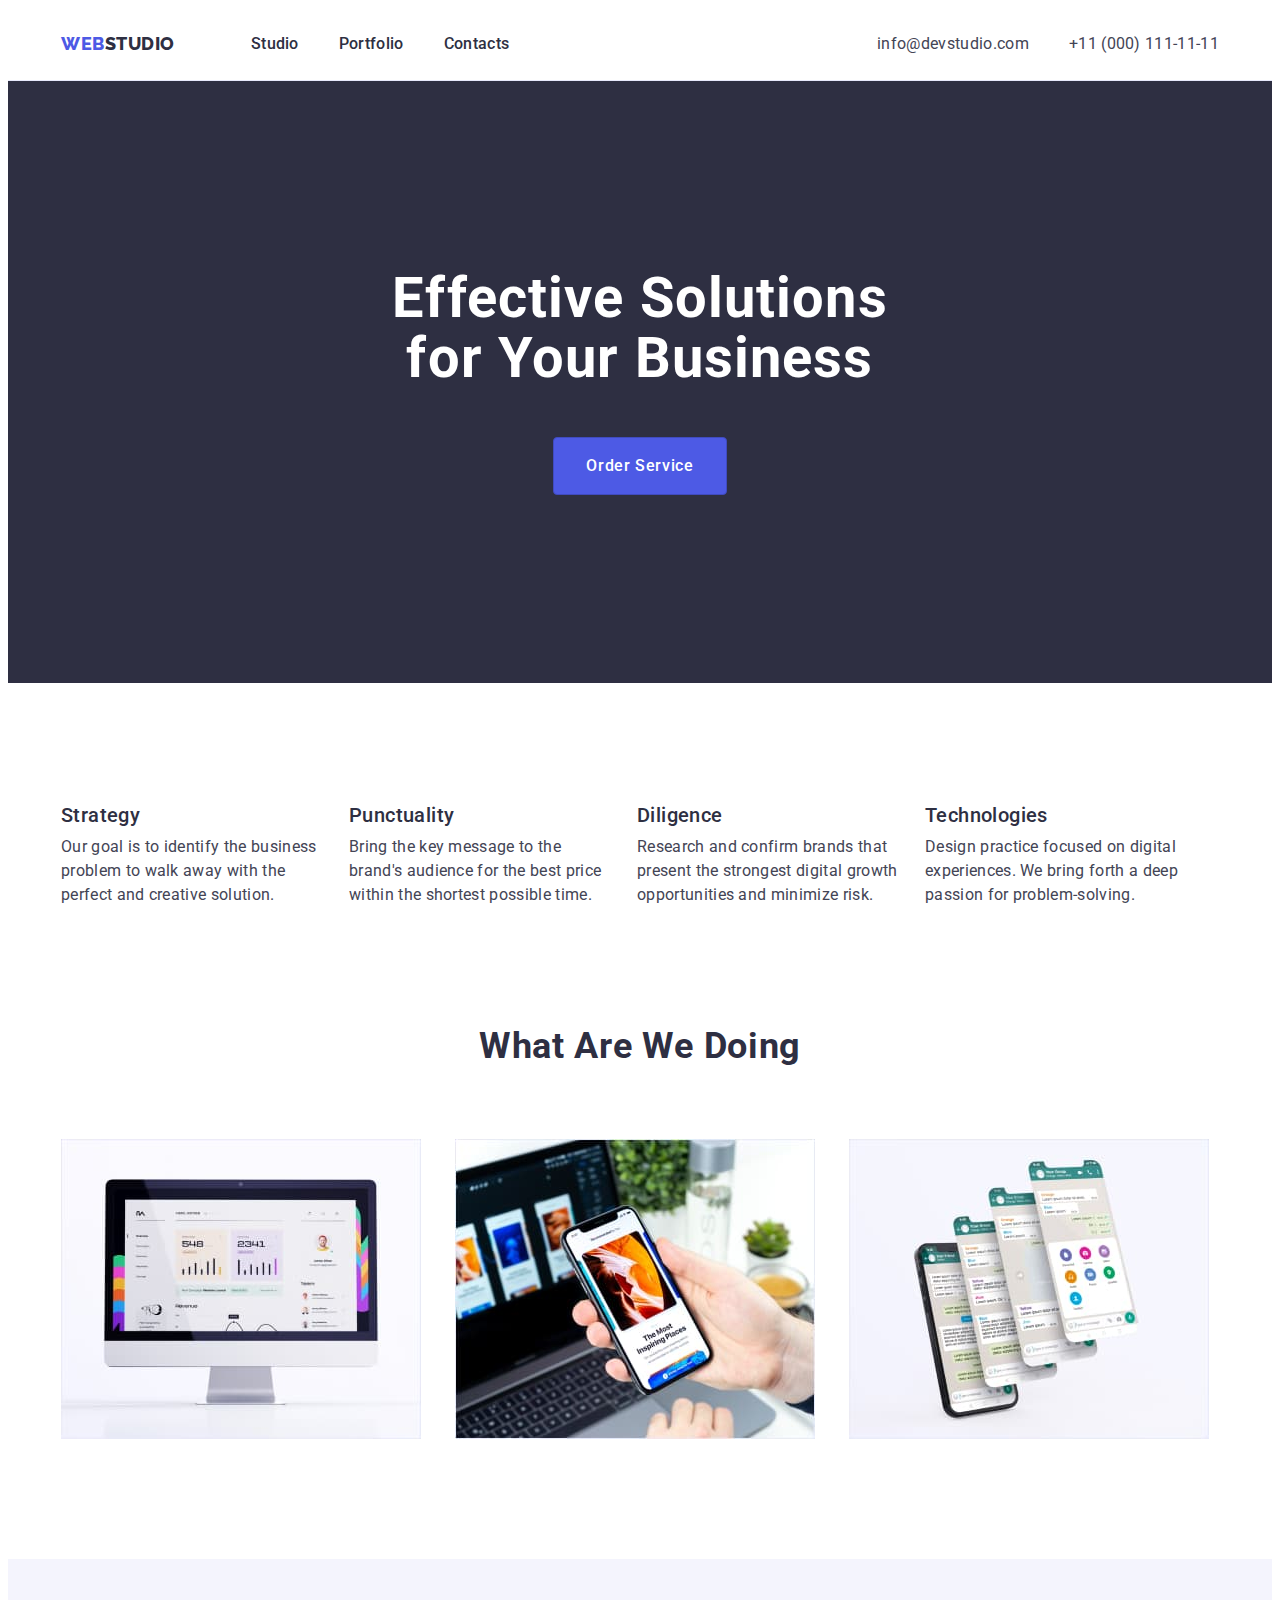
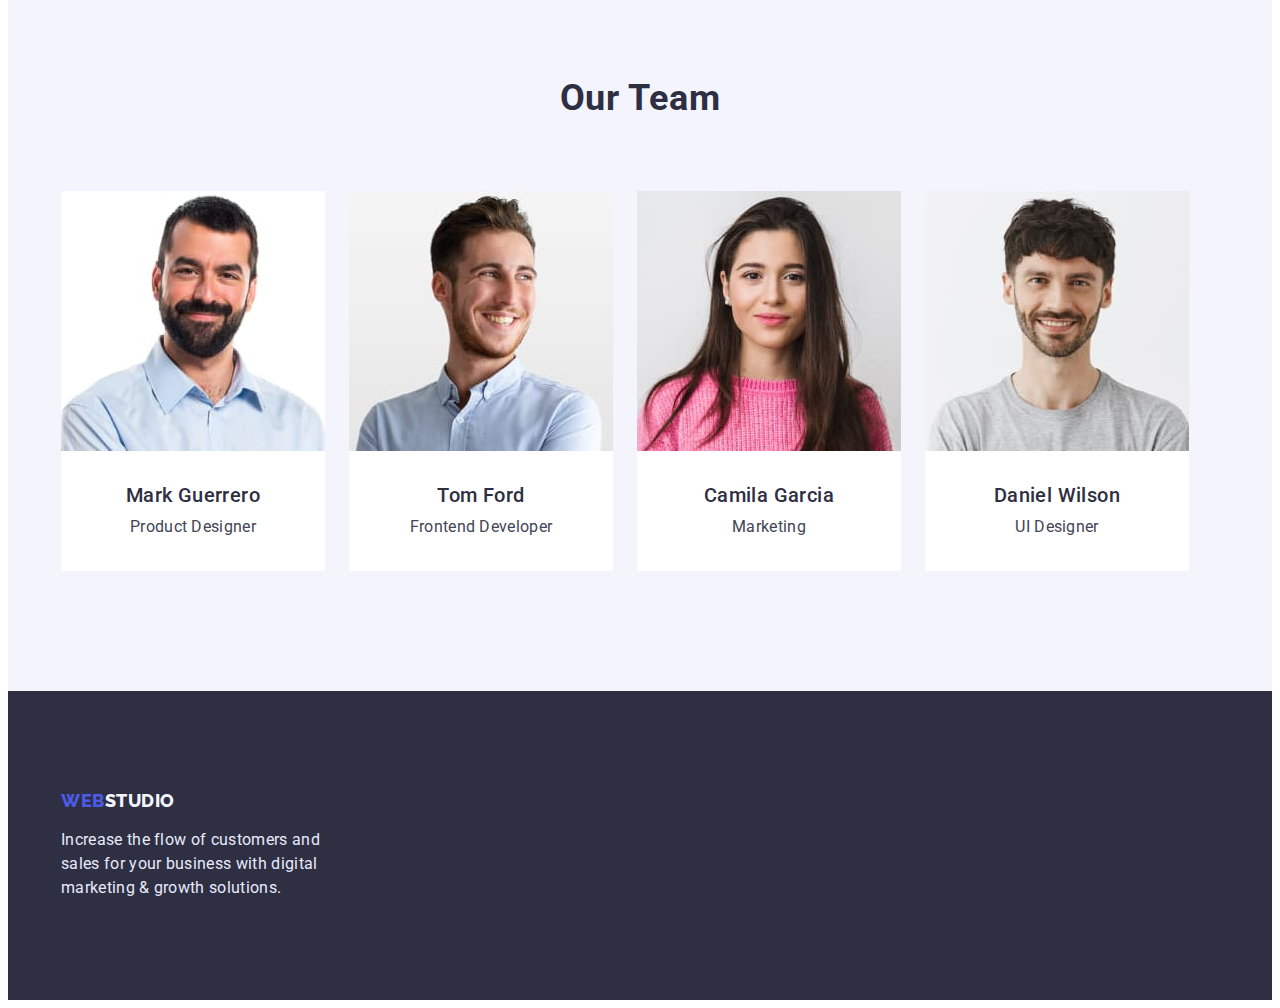
<file: index.html>
<!DOCTYPE html>
<html lang="en">

<head>
    <meta charset="UTF-8">
    <meta http-equiv="X-UA-Compatible" content="IE=edge">
    <meta name="viewport" content="width=device-width, initial-scale=1.0">
    <title>Document</title>
    <link rel="preconnect" href="https://fonts.googleapis.com">
    <link rel="preconnect" href="https://fonts.gstatic.com" crossorigin>
    <link
        href="https://fonts.googleapis.com/css2?family=Raleway:wght@700;800&family=Roboto:wght@400;500;700&display=swap"
        rel="stylesheet">
    <link rel="stylesheet" href="https://cdnjs.cloudflare.com/ajax/libs/modern-normalize/1.1.0/modern-normalize.min.css"
        integrity="sha512-wpPYUAdjBVSE4KJnH1VR1HeZfpl1ub8YT/NKx4PuQ5NmX2tKuGu6U/JRp5y+Y8XG2tV+wKQpNHVUX03MfMFn9Q=="
        crossorigin="anonymous" referrerpolicy="no-referrer" />
    <link rel="stylesheet" href="./css/style.css">
</head>

<body>
    <!-- HEADER -->
    <header class="header">
        <div class="container header-container">
            <nav class="header-navigation">
                <a class="header-logo link" href="">
                    <span class="header-logo-web">Web</span>Studio
                </a>
                <ul class="header-list list">
                    <li class="header-item"><a class="header-link link" href="./index.html">Studio</a></li>
                    <li class="header-item"><a class="header-link link" href="./portfolio.html">Portfolio</a></li>
                    <li class="header-item"><a class="header-link link" href="">Contacts</a></li>
                </ul>
            </nav>
            <address class="header-contacts">
                <ul class="header-contacts-list list">
                    <li class="header-contacts-item"><a class="header-contacts-link link"
                            href="mailto:info@devstudio.com">info@devstudio.com</a></li>
                    <li class="header-contacts-item"><a class="header-contacts-link link" href="tel:+110001111111">+11
                            (000) 111-11-11</a></li>
                </ul>
            </address>
        </div>
    </header>
    <!-- HERO -->
    <main>
        <section class="hero section">
            <div class="container hero-container">
                <div class="hero-wrapp">
                    <h1 class="hero-title">Effective Solutions for Your Business</h1>
                    <button class="hero-btn" type="button">Order Service</button>
                </div>
            </div>
        </section>
        <!-- OUR FEATURES -->
        <section class="our-features section">
            <div class="container">
                <h2 class="our-features-title" hidden>Our features</h2>
                <ul class="our-features-list list">
                    <li class="our-features-item">
                        <h3 class="our-features-secondary-title">Strategy</h3>
                        <p class="our-features-text">Our goal is to identify the business problem to walk away with the
                            perfect and creative solution. </p>
                    </li>
                    <li class="our-features-item">
                        <h3 class="our-features-secondary-title">Punctuality</h3>
                        <p class="our-features-text">Bring the key message to the brand's audience for the best price
                            within the shortest possible time.</p>
                    </li>
                    <li class="our-features-item">
                        <h3 class="our-features-secondary-title">Diligence</h3>
                        <p class="our-features-text">Research and confirm brands that present the strongest digital
                            growth opportunities and minimize risk.</p>
                    </li>
                    <li class="our-features-item">
                        <h3 class="our-features-secondary-title">Technologies</h3>
                        <p class="our-features-text">Design practice focused on digital experiences. We bring forth a
                            deep passion for problem-solving.</p>
                    </li>
                </ul>
            </div>
        </section>
        <!-- WHAT ARE WE DOING -->
        <section class="what-are-we-doing section">
            <div class="container">
                <h2 class="what-are-we-doing-title">What are we doing</h2>
                <ul class="what-are-we-doing-list list">
                    <li class="what-are-we-doing-item"><img src="./images/Desktop.jpg" alt="desktop" width="360"
                            height="300"></li>
                    <li class="what-are-we-doing-item"><img src="./images/laptop.jpg" alt="laptop and phone" width="360"
                            height="300"></li>
                    <li class="what-are-we-doing-item"><img src="./images/Phone.jpg" alt="tablet" width="360"
                            height="300"></li>
                </ul>
            </div>
        </section>
        <!-- OUR TEAM -->
        <section class="our-team section">
            <div class="container">
                <div class="our-team-wrapp">
                    <h2 class="our-team-title">Our Team</h2>
                    <ul class="our-team-list list">
                        <li class="our-team-item">
                            <img class="out-team-img" src="./images/mark-guerrero.jpg" alt="Mark Guerrero" width="264"
                                height="260">
                            <h3 class="our-team-secondary-title">Mark Guerrero</h3>
                            <p class="our-team-text">Product Designer</p>
                        </li>
                        <li class="our-team-item">
                            <img class="out-team-img" src="./images/tom-ford.jpg" alt="Tom Ford" width="264"
                                height="260">
                            <h3 class="our-team-secondary-title">Tom Ford</h3>
                            <p class="our-team-text">Frontend Developer</p>
                        </li>
                        <li class="our-team-item">
                            <img class="out-team-img" src="./images/camila-garcia.jpg" alt="Camila Garcia" width="264"
                                height="260">
                            <h3 class="our-team-secondary-title">Camila Garcia</h3>
                            <p class="our-team-text">Marketing</p>
                        </li>
                        <li class="our-team-item">
                            <img class="out-team-img" src="./images/daniel-wilson.jpg" alt="Daniel Wilson"
                                width="264    " height="260">
                            <h3 class="our-team-secondary-title">Daniel Wilson</h3>
                            <p class="our-team-text">UI Designer</p>
                        </li>
                    </ul>
                </div>
            </div>
        </section>
    </main>
    <!-- FOOTER -->
    <footer class="footer">
        <div class="container">
            <div class="footer-wrapp">
                <a class="footer-logo link" href="./index.html">
                    <span class="footer-logo-web">Web</span><span class="fooret-logo-studio">Studio</span>
                </a>
                <p class="footer-text">
                    Increase the flow of customers and sales for your business with digital marketing & growth
                    solutions.
                </p>
            </div>
        </div>
    </footer>
</body>

</html>
</file>
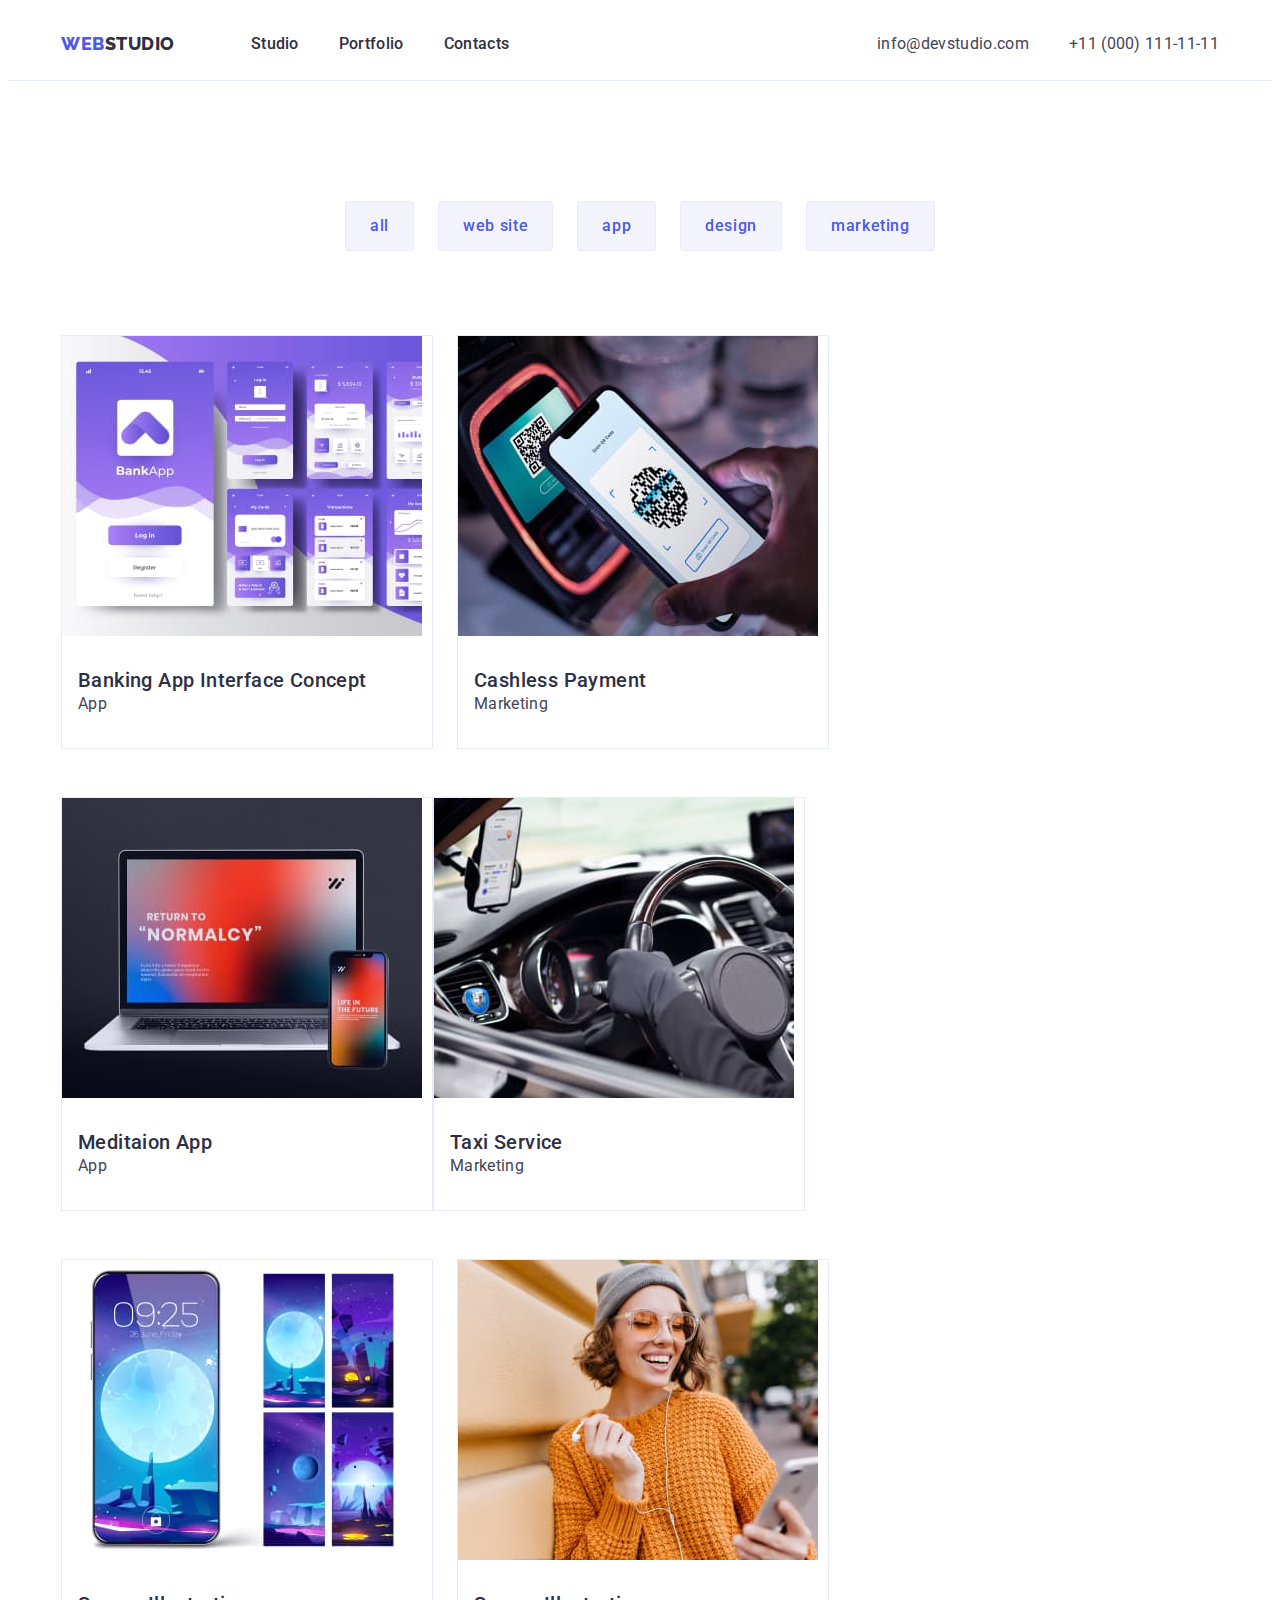
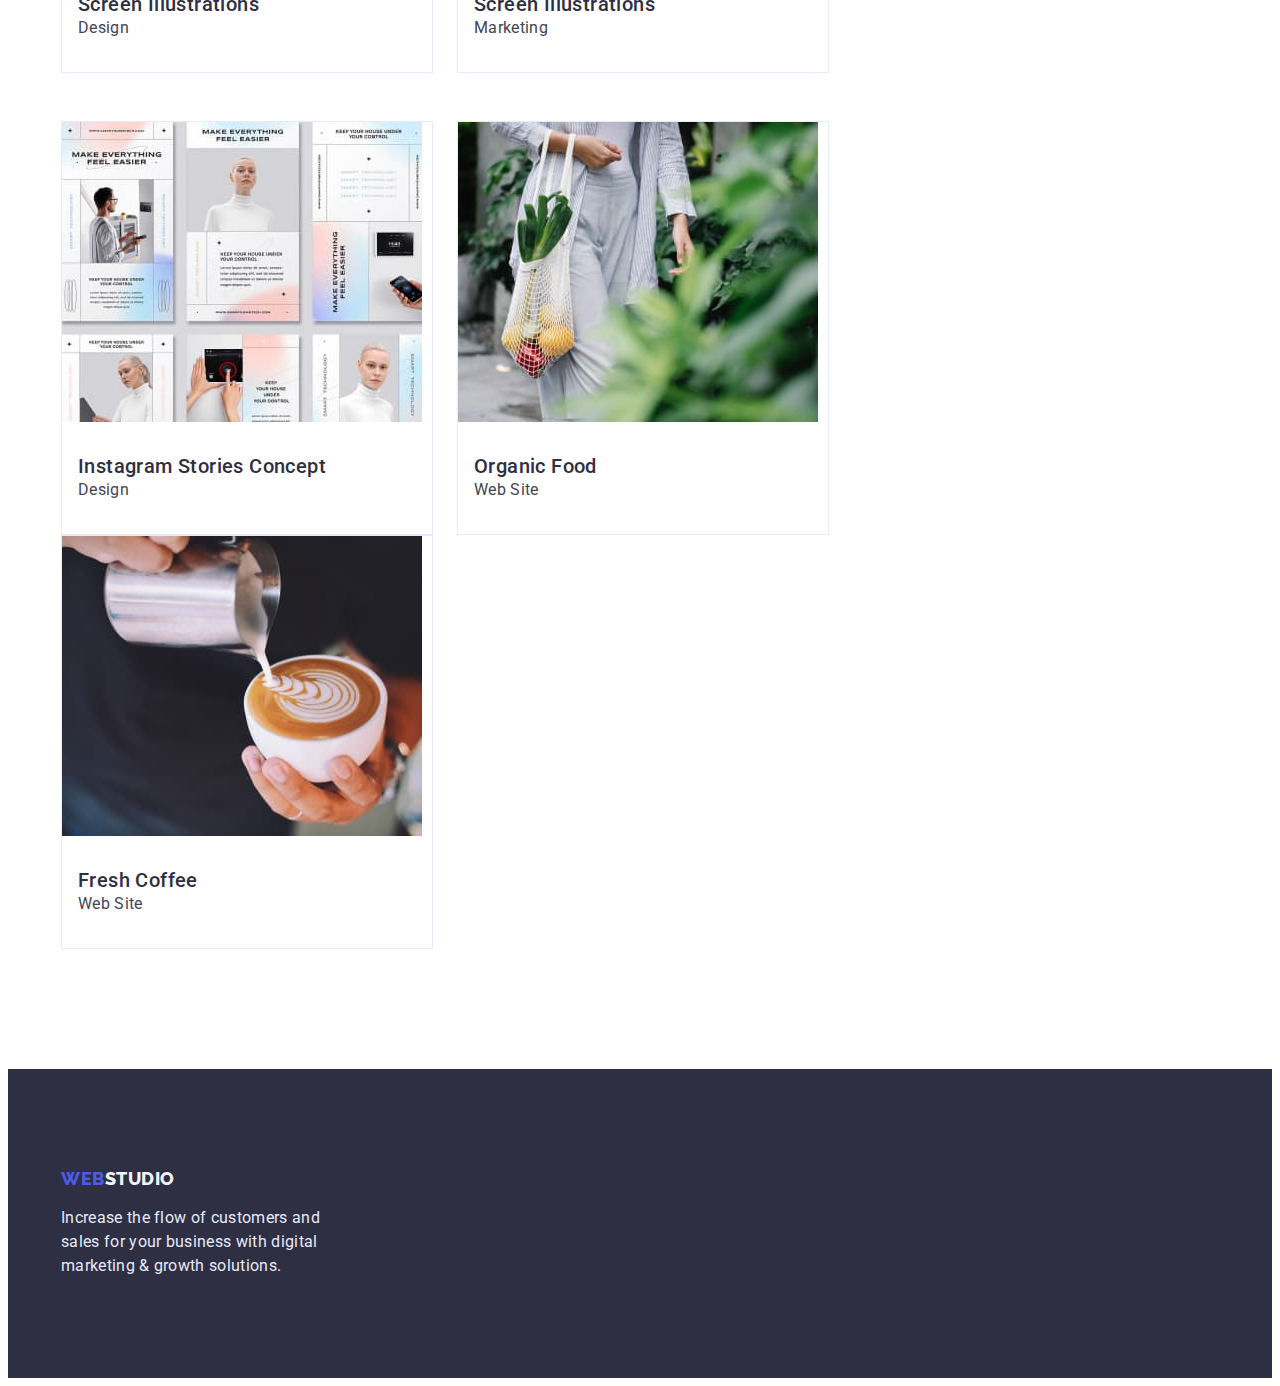
<file: portfolio.html>
<!DOCTYPE html>
<html lang="en">
<head>
    <meta charset="UTF-8">
    <meta http-equiv="X-UA-Compatible" content="IE=edge">
    <meta name="viewport" content="width=device-width, initial-scale=1.0">
    <title>Portfolio</title>
    <link rel="preconnect" href="https://fonts.googleapis.com">
    <link rel="preconnect" href="https://fonts.gstatic.com" crossorigin>
    <link href="https://fonts.googleapis.com/css2?family=Raleway:wght@700;800&family=Roboto:wght@400;500;700&display=swap" rel="stylesheet">
    <link rel="stylesheet" href="https://cdnjs.cloudflare.com/ajax/libs/modern-normalize/1.1.0/modern-normalize.min.css" integrity="sha512-wpPYUAdjBVSE4KJnH1VR1HeZfpl1ub8YT/NKx4PuQ5NmX2tKuGu6U/JRp5y+Y8XG2tV+wKQpNHVUX03MfMFn9Q==" crossorigin="anonymous" referrerpolicy="no-referrer" />
    <link rel="stylesheet" href="./css/style.css">
</head>
<body>

    <!-- HEADER -->
    <header class="header">
        <div class="container header-container">
            <nav class="header-navigation">
                <a class="header-logo link" href="">
                    <span class="header-logo-web">Web</span>Studio
                </a>
                <ul class="header-list list">
                    <li class="header-item"><a class="header-link link" href="./index.html">Studio</a></li>
                    <li class="header-item"><a class="header-link link" href="./portfolio.html">Portfolio</a></li>
                    <li class="header-item"><a class="header-link link" href="">Contacts</a></li>
                </ul>
            </nav>
            <address class="header-contacts">
                <ul class="header-contacts-list list">
                    <li class="header-contacts-item"><a class="header-contacts-link link" href="mailto:info@devstudio.com">info@devstudio.com</a></li>
                    <li class="header-contacts-item"><a class="header-contacts-link link" href="tel:+110001111111">+11 (000) 111-11-11</a></li>
                </ul>
            </address>
            </div>
    </header>
        <main>
            <section class="filter section">
                <div class="container filter-container">
                    <ul class="filter-list list">
                        <li class="filter-item">
                            <button class="filter-btn" type="button">all</button> 
                        </li>
                        <li class="filter-item">
                            <button class="filter-btn" type="button">web site</button> 
                        </li>
                        <li class="filter-item">
                            <button class="filter-btn" type="button">app</button> 
                        </li>
                        <li class="filter-item">
                            <button class="filter-btn" type="button">design</button> 
                        </li>
                        <li class="filter-item">
                            <button class="filter-btn" type="button">marketing</button> 
                        </li>
                    </ul>
                    <ul class="filter-cards list">
                        <li class="filter-cards-item">
                            <img class="filter-cards-img" src="./images/portfolio-photo/1.jpg" alt="seven scrins">
                            <div class="filret-card-item-wrap">
                                <h3 class="filter-cards-title">Banking App Interface Concept</h3>
                                <p class="filter-cards-text">App</p>
                            </div>
                        </li>
                        <li class="filter-cards-item">
                            <img class="filter-cards-img" src="./images/portfolio-photo/2.jpg" alt="qr code scaner" width="360" height="300">
                            <div class="filret-card-item-wrap">
                                <h3 class="filter-cards-title">Cashless Payment</h3>
                                <p class="filter-cards-text">Marketing</p>
                            </div>
                        </li>
                        <li class="filter-cards-item">
                            <img class="filter-cards-img" src="./images/portfolio-photo/3.jpg" alt="laptop and phone" width="360" height="300">
                            <div class="filret-card-item-wrap">
                                <h3 class="filter-cards-title">Meditaion App</h3>
                                <p class="filter-cards-text">App</p>
                            </div>
                        </li>
                        <li class="filter-cards-item">
                            <img class="filter-cards-img" src="./images/portfolio-photo/4.jpg" alt="car and phone" width="360" height="300">
                            <div class="filret-card-item-wrap">
                                <h3 class="filter-cards-title">Taxi Service</h3>
                                <p class="filter-cards-text">Marketing</p>
                            </div>
                        </li>
                        <li class="filter-cards-item">
                            <img class="filter-cards-img" src="./images/portfolio-photo/5.jpg" alt="phone and screens" width="360" height="300">
                            <div class="filret-card-item-wrap">
                                <h3 class="filter-cards-title">Screen Illustrations</h3>
                                <p class="filter-cards-text">Design</p>
                            </div>
                        </li>
                        <li class="filter-cards-item">
                            <img class="filter-cards-img" src="./images/portfolio-photo/6.jpg" alt="women watch in phone" width="360" height="300">
                            <div class="filret-card-item-wrap">
                                <h3 class="filter-cards-title">Screen Illustrations</h3>
                                <p class="filter-cards-text">Marketing</p>
                            </div>
                        </li>
                        <li class="filter-cards-item">
                            <img class="filter-cards-img" src="./images/portfolio-photo/7.jpg" alt="Instagram stories content" width="360" height="300">
                            <div class="filret-card-item-wrap">
                                <h3 class="filter-cards-title">Instagram Stories Concept</h3>
                                <p class="filter-cards-text">Design</p>
                            </div>
                        </li>
                        <li class="filter-cards-item">
                            <img class="filter-cards-img" src="./images/portfolio-photo/8.jpg" alt="fruits organic" width="360" height="300">
                            <div class="filret-card-item-wrap">
                                <h3 class="filter-cards-title">Organic Food</h3>
                                <p class="filter-cards-text">Web Site</p>
                            </div>
                        </li>
                        <li class="filter-cards-item">
                            <img class="filter-cards-img" src="./images/portfolio-photo/9.jpg" alt="cup of coffee" width="360" height="300" >
                            <div class="filret-card-item-wrap">
                                <h3 class="filter-cards-title">Fresh Coffee</h3>
                                <p class="filter-cards-text">Web Site</p>
                            </div>
                        </li>
                    </ul>
                </div>
            </section>
        </main>

<!-- FOOTER -->
<footer class="footer">
    <div class="container">
        <div class="footer-wrapp">
            <a class="footer-logo link" href="./index.html">
                <span class="footer-logo-web">Web</span><span class="fooret-logo-studio">Studio</span> 
            </a>
            <p class="footer-text">
                Increase the flow of customers and sales for your business with digital marketing & growth solutions.
            </p>
        </div>
    </div>
</footer>
</body>
</html>
</file>
<file: css/style.css>
body {
    font-family: 'roboto', sans-serif;
    color:var(--primary-text-color);
}
h1,h2,h3,h4,h5,h6, p {
    margin: 0;;
}

img {
    display: block;
}

button {
    cursor: pointer;
}

ul {
    margin: 0;
    padding-left: 0;
}

.container {
    width: 1158px;
    padding-left: 15px;
    padding-right: 15px;
    margin-left: auto;
    margin-right: auto;
}

.section {
    padding-top: 120px;
    padding-bottom: 120px;
}
:root{
    --primary-title-color:#2E2F42;
    --secondary-title-color: #fff;
    --accent-color:#4D5AE5;
    --primary-text-color: #434455;
    --secondary-text-color: #fff;
    --primary-background-color: #fff;
    --secondary-background-color: #2E2F42;
    --primary-btn-color:  #F4F4FD;
    --accent-btn-color: #404BBF;
    
}

.list {
    list-style: none;
}

.link {
    text-decoration: none;
}

.visually-hidden {
    position: absolute;
    width: 1px;
    height: 1px;
    margin: -1px;
    border: 0;
    padding: 0;
    
    white-space: nowrap;
    clip-path: inset(100%);
    clip: rect(0 0 0 0);
    overflow: hidden;
}

/* ------------------------- HEADER ------------------------- */

.header {
    padding-top: 24px;
    padding-bottom: 24px;
    border-bottom: 1px solid #E7E9FC;
}

.header-container{
    display: flex;
}
.header-navigation {
    display: flex;
    margin-right: auto;
}

.header-logo {
font-family: 'Raleway', sans-serif;
font-style: normal;
font-weight: 800;
font-size: 18px;
line-height: 1.33;
letter-spacing: 0.03em;
text-transform: uppercase;
color: var(--primary-title-color);
}
.header-logo-web{
    color: var(--accent-color);
}
.header-list {
    display: flex;
    gap: 40px;
    margin-left: 76px;
}
.header-item {
}
.header-link {
    font-weight: 500;
    font-size: 16px;
    line-height: 1.5;
    letter-spacing: 0.02em;
    color: var(--primary-title-color);
}

.header-link:focus,
.header-link:hover {
    color:var(--accent-color);
}

.header-contacts {
}

.header-contacts-list {
    display: flex;
    gap: 40px;
}

.header-contacts-item {
}

.header-contacts-link {
    font-size: 16px;
    font-style: normal;
    line-height: 1.5;
    letter-spacing: 0.02em;
    color: var(--primary-text-color);
}

.header-contacts-link:focus,
.header-contacts-link:hover {
    color: var(--accent-color);
}

/* ------------------------- HERO------------------------- */

.hero {
    background-color: var(--secondary-background-color);
    padding-top: 188px;
    padding-bottom: 188px;
}

.hero-container{
    display: flex;
}

.hero-wrapp{
    margin: 0 auto;
    width: 500px;
}

.hero-title {
    font-weight: 700;
    font-size: 56px;
    line-height: 1.07;
    letter-spacing: 0.02em;
    color: #FFFFFF;
    text-align: center;
    margin-bottom: 48px;
}

.hero-btn {
    font-family: 'roboto', sans-serif;
    background-color: #4D5AE5;
    cursor: pointer;
    font-weight: 500;
    font-size: 16px;
    line-height: 1.5;
    letter-spacing: 0.04em; 
    color: #FFFFFF;
    border: 1px solid var(--accent-btn-color);
    padding: 16px 32px;
    border-radius: 4px;

    display: block;
    margin: 0 auto;
}

/* ------------------------- OUR FEATURES ------------------------- */

.our-features {
    padding-bottom: 0;

}
.our-features-title {
    
}
.our-features-list {
    padding: 0;
    display: flex;
}

.our-features-item {
    width: 264px;
    margin-left: 24px;
}
.our-features-item:first-child {
    margin-left: 0;
}
.our-features-secondary-title {
    font-weight: 500;
    font-size: 20px;
    line-height: 1.2;
    letter-spacing: 0.02em;
    color: var(--primary-title-color);
    margin-bottom: 8px;
}
.our-features-text {
    font-size: 16px;
    line-height: 1.5;
    letter-spacing: 0.02em;
}

/* ------------------------- WHAT ARE WE DOING ------------------------- */

.what-are-we-doing {
}
.what-are-we-doing-title {
    font-weight: 700;
    font-size: 36px;
    line-height: 1.11;
    letter-spacing: 0.02em;
    text-transform: capitalize;
    color: var(--primary-title-color);
    margin-bottom: 72px;
    text-align: center;
}
.what-are-we-doing-list {
    display: flex;
}
.what-are-we-doing-item {
    width: calc((100% - 48px) / 3);
    margin-left: 24px;
}
.what-are-we-doing-item:first-child {
    margin-left: 0;
}

/* ------------------------- OUR TEAM ------------------------- */
.our-team {
    background-color: #F4F4FD;
}

.our-team-wrapp{

}
.our-team-title {
    font-weight: 700;
    font-size: 36px;
    line-height: 1.11;
    letter-spacing: 0.02em;
    text-transform: capitalize;
    color: var(--primary-title-color);
    text-align: center;
    margin-bottom: 72px;
}
.our-team-list {
    display: flex;
}
.our-team-item {
    background-color: var(--primary-background-color);
    margin-left: 24px;
    text-align: center;
}
.our-team-item:first-child {
    margin-left: 0;
}

.out-team-img {
    margin-bottom: 32px;
}

.our-team-secondary-title {
    font-weight: 500;
    font-size: 20px;
    line-height: 1.2;
    letter-spacing: 0.02em;
    color: var(--primary-title-color);
    margin-bottom: 8px;
}
.our-team-text {
    font-size: 16px;
    line-height: 1.5;
    letter-spacing: 0.02em;
    margin-bottom: 32px;
}

/* ------------------------- FOOTER ------------------------- */
.footer {
    background-color: var(--secondary-background-color);
    padding-top: 100px;
    padding-bottom: 100px;
}
.footer-logo {
    font-family: 'Raleway';
    font-weight: 800;
    font-size: 18px;
    line-height: 1.16;
    letter-spacing: 0.03em;
    text-transform: uppercase;
}
.footer-logo-web { 
    color: #4D5AE5;
}
.fooret-logo-studio {
    color: #F4F4FD;
}
.footer-wrapp{

}
.footer-text {
    max-width: 264px;
    font-size: 16px;
    line-height: 1.5;
    letter-spacing: 0.02em;
    color: #E7E9FC;
    margin-top: 16px;   
}

/* ------------------------------- PORTFOLIO ------------------------------- */
.filter-container{  
}

.filter-list {
    display: flex;
    justify-content: center;
    margin-bottom: 84px;
}
.filter-item {
    margin-right: 24px;
}
.filter-item:last-child{
    margin-right: 0;
}
.filter-btn {
    font-family: 'roboto', sans-serif;
    background: var(--primary-btn-color);
    border: 1px solid #E7E9FC;
    border-radius: 4px;
    font-weight: 500;
    font-size: 16px;
    line-height: 1.5;
    letter-spacing: 0.04em;
    color: #4D5AE5;

    padding: 12px 24px;
}

.filter-btn:hover,
.filter-btn:focus {
    background-color: var(--accent-btn-color);
    color: #fff;
}
.filter-cards {
    display: flex;
    flex-wrap: wrap;
}
.filter-cards-item {
    width: calc((100% - 48px) / 3);
    border: 1px solid #E7E9FC;
    margin-right: 24px;
    margin-bottom: 48px;
}

.filret-card-item-wrap {
    padding: 32px 16px;
}

.filter-cards-item:nth-child(3n) {
    margin-right: 0;
}
.filter-cards-item:nth-child(n + 7) {
    margin-bottom: 0;
}

.filter-cards-img {
}
.filter-cards-title {
    font-weight: 500;
    font-size: 20px;
    line-height: 1.2;
    letter-spacing: 0.02em;
    color: var(--primary-title-color);
}
.filter-cards-text {
    font-size: 16px;
    line-height: 1.5;
    letter-spacing: 0.02em;
}
</file>
